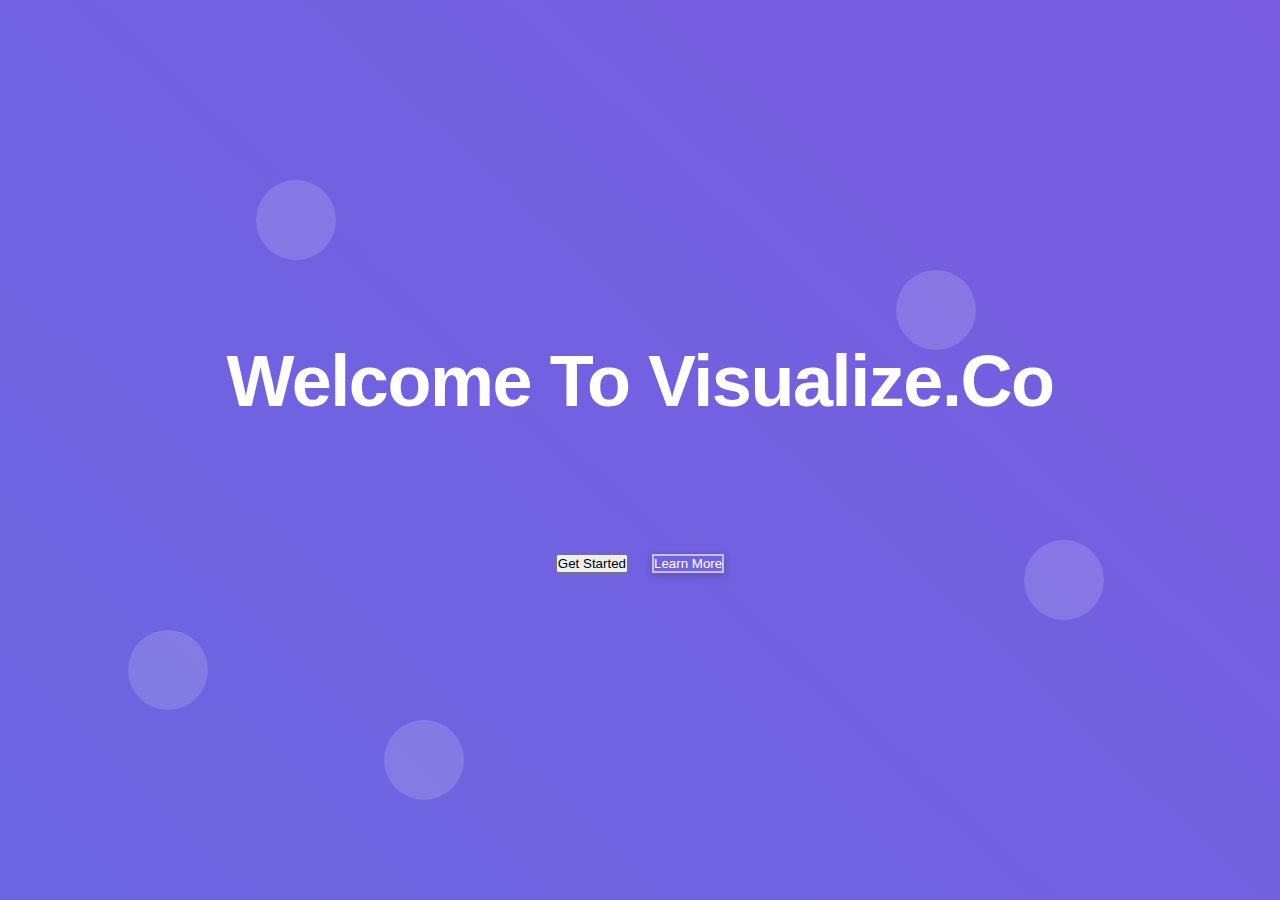
<file: index.html>
<!DOCTYPE html>
<html lang="en">
<head>
    <meta charset="UTF-8">
    <meta name="viewport" content="width=device-width, initial-scale=1.0">
    <title>Visulaise.Co</title>
    <link rel="stylesheet" href="style.css">
    <link rel="shortcut icon" href="favicon.png" type="image/x-icon">
    
</head>
<body>
    <div class="container">
        <!-- Floating particles -->
        <div class="particle"></div>
        <div class="particle"></div>
        <div class="particle"></div>
        <div class="particle"></div>
        <div class="particle"></div>

        <h1 id="mainheading">Welcome To Visualize.Co</h1>
        <p id="sitemotto">Your One Stop Solution For All Your Editing Needs.</p>
        
        <div class="button-container">
            <a href="portfolio.html">
            <button id="button" onclick="handleClick('primary')">Get Started</button>
            </a>
            <a href="about.html">
                <button class="secondary-button" onclick="handleClick('secondary')">Learn More</button>
            </a>
            
        
        </div>

        <div class="info-card">
            <p>✨ Every frame is a word. Every cut is a story</p>
        </div>
    </div>

    <script src="script.js"></script>

</body>
</html>
</file>
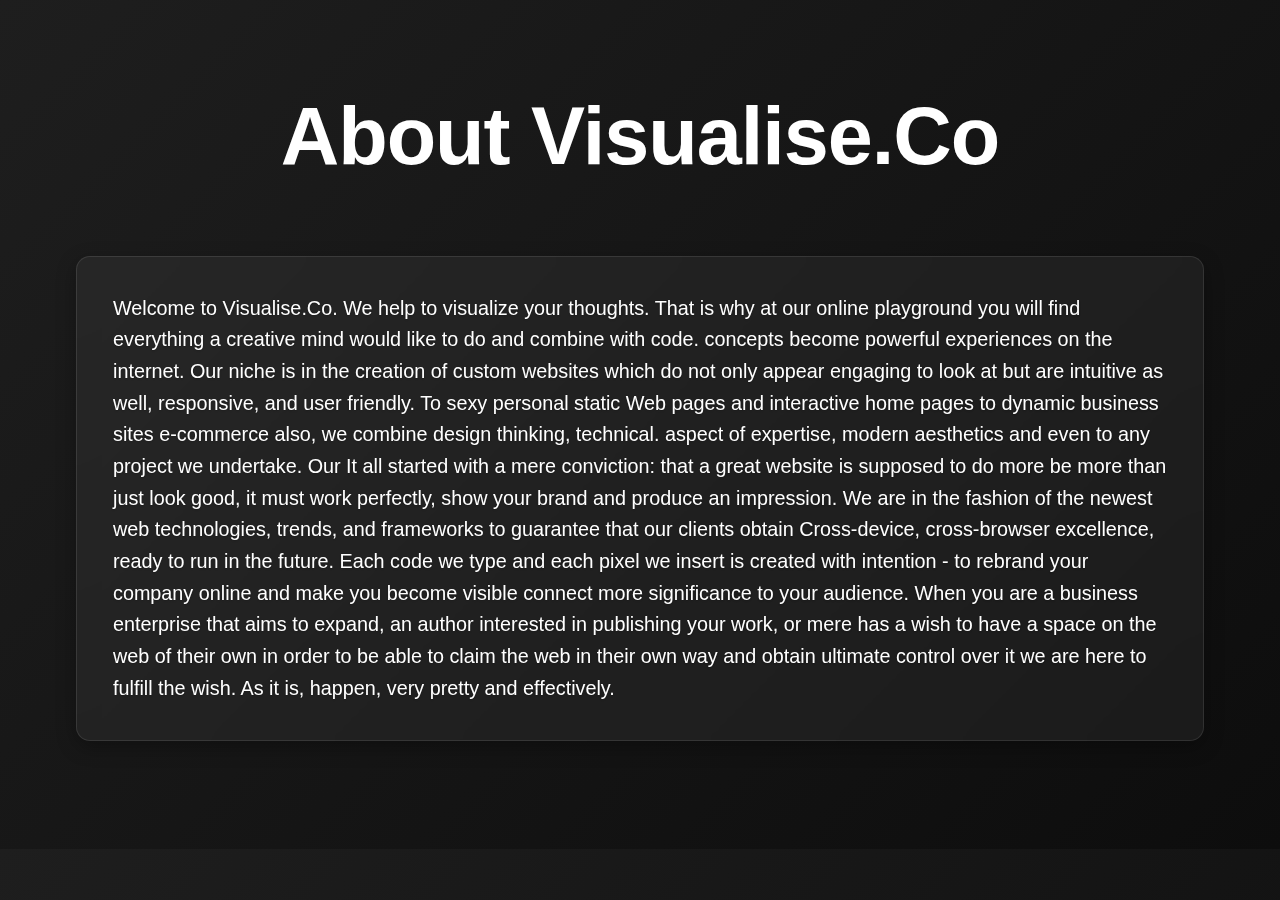
<file: about.html>
<!DOCTYPE html>
<html lang="en">
<head>
<meta charset="UTF-8" />
<meta name="viewport" content="width=device-width, initial-scale=1.0" />
<title>About Us - Visualise.Co</title>
<link rel="stylesheet" href="about.css">
</head>
<body>
<div class="container">
<h1>About Visualise.Co</h1>
<p>
 Welcome to Visualise.Co. We help to visualize your thoughts.
 That is why at our online playground you will find everything a creative mind would like to do and combine with code.
 concepts become powerful experiences on the internet. Our niche is in the creation of
 custom websites which do not only appear engaging to look at but are intuitive as well,
 responsive, and user friendly. To sexy personal
 static Web pages and interactive home pages to dynamic business sites
 e-commerce also, we combine design thinking, technical.
 aspect of expertise, modern aesthetics and even to any project we undertake. Our
 It all started with a mere conviction: that a great website is supposed to do more
 be more than just look good, it must work perfectly, show your brand and
 produce an impression. We are in the fashion of the newest web
 technologies, trends, and frameworks to guarantee that our clients obtain
 Cross-device, cross-browser excellence, ready to run in the future.
 Each code we type and each pixel we insert is created with
 intention - to rebrand your company online and make you become visible
 connect more significance to your audience. When you are a business enterprise that aims
 to expand, an author interested in publishing your work, or mere
 has a wish to have a space on the web of their own in order to be able to claim the web in their own way and obtain ultimate control over it we are here to fulfill the wish.
 As it is, happen, very pretty and effectively.
</p>
</div>
</body>
</html>
</file>
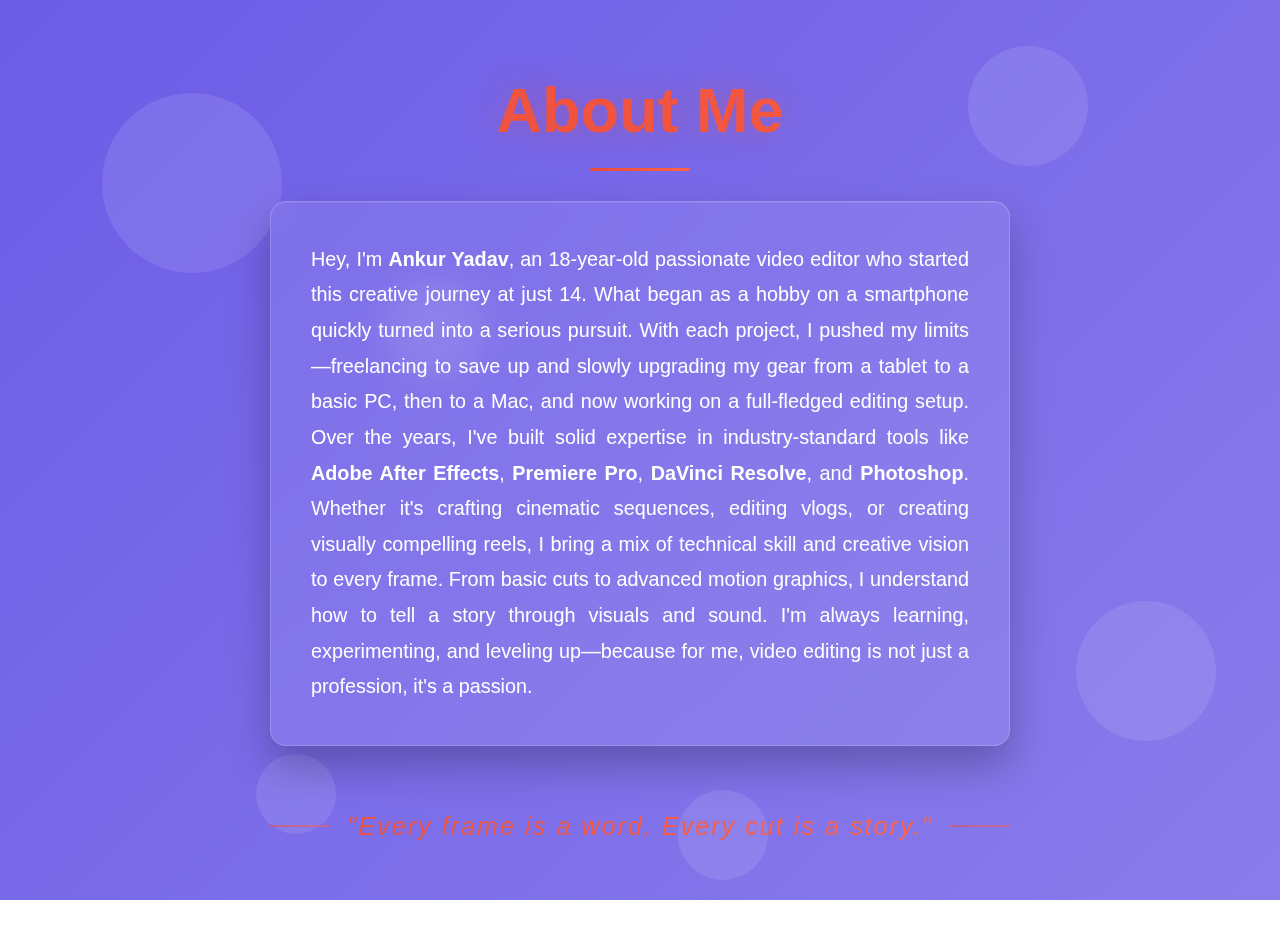
<file: aboutme.html>
<!DOCTYPE html>
<html lang="en">
<head>
    <meta charset="UTF-8">
    <meta name="viewport" content="width=device-width, initial-scale=1.0">
    <title>About Me - Ankur Yadav</title>
    <link rel="stylesheet" href="aboutme.css">
    <!-- No Font Awesome needed for this page unless specific icons are added -->
</head>
<body>
    <!-- Floating elements - Renamed to match .hero-dot in CSS -->
    <div class="hero-dot dot1"></div>
    <div class="hero-dot dot2"></div>
    <div class="hero-dot dot3"></div>
    <div class="hero-dot dot4"></div>
    <div class="hero-dot dot5"></div>
    <div class="hero-dot dot6"></div> <!-- Added a 6th dot for consistency -->

    <div class="container">
        <h1>About Me</h1>
        <p>Hey, I'm <strong>Ankur Yadav</strong>, an 18-year-old passionate video editor who started this creative journey at just 14. What began as a hobby on a smartphone quickly turned into a serious pursuit. With each project, I pushed my limits—freelancing to save up and slowly upgrading my gear from a tablet to a basic PC, then to a Mac, and now working on a full-fledged editing setup. Over the years, I've built solid expertise in industry-standard tools like <strong>Adobe After Effects</strong>, <strong>Premiere Pro</strong>, <strong>DaVinci Resolve</strong>, and <strong>Photoshop</strong>. Whether it's crafting cinematic sequences, editing vlogs, or creating visually compelling reels, I bring a mix of technical skill and creative vision to every frame. From basic cuts to advanced motion graphics, I understand how to tell a story through visuals and sound. I'm always learning, experimenting, and leveling up—because for me, video editing is not just a profession, it's a passion.</p>

        <div class="signature-quote">
            <em>"Every frame is a word. Every cut is a story."</em>
        </div>
    </div>
</body>
</html>
</file>
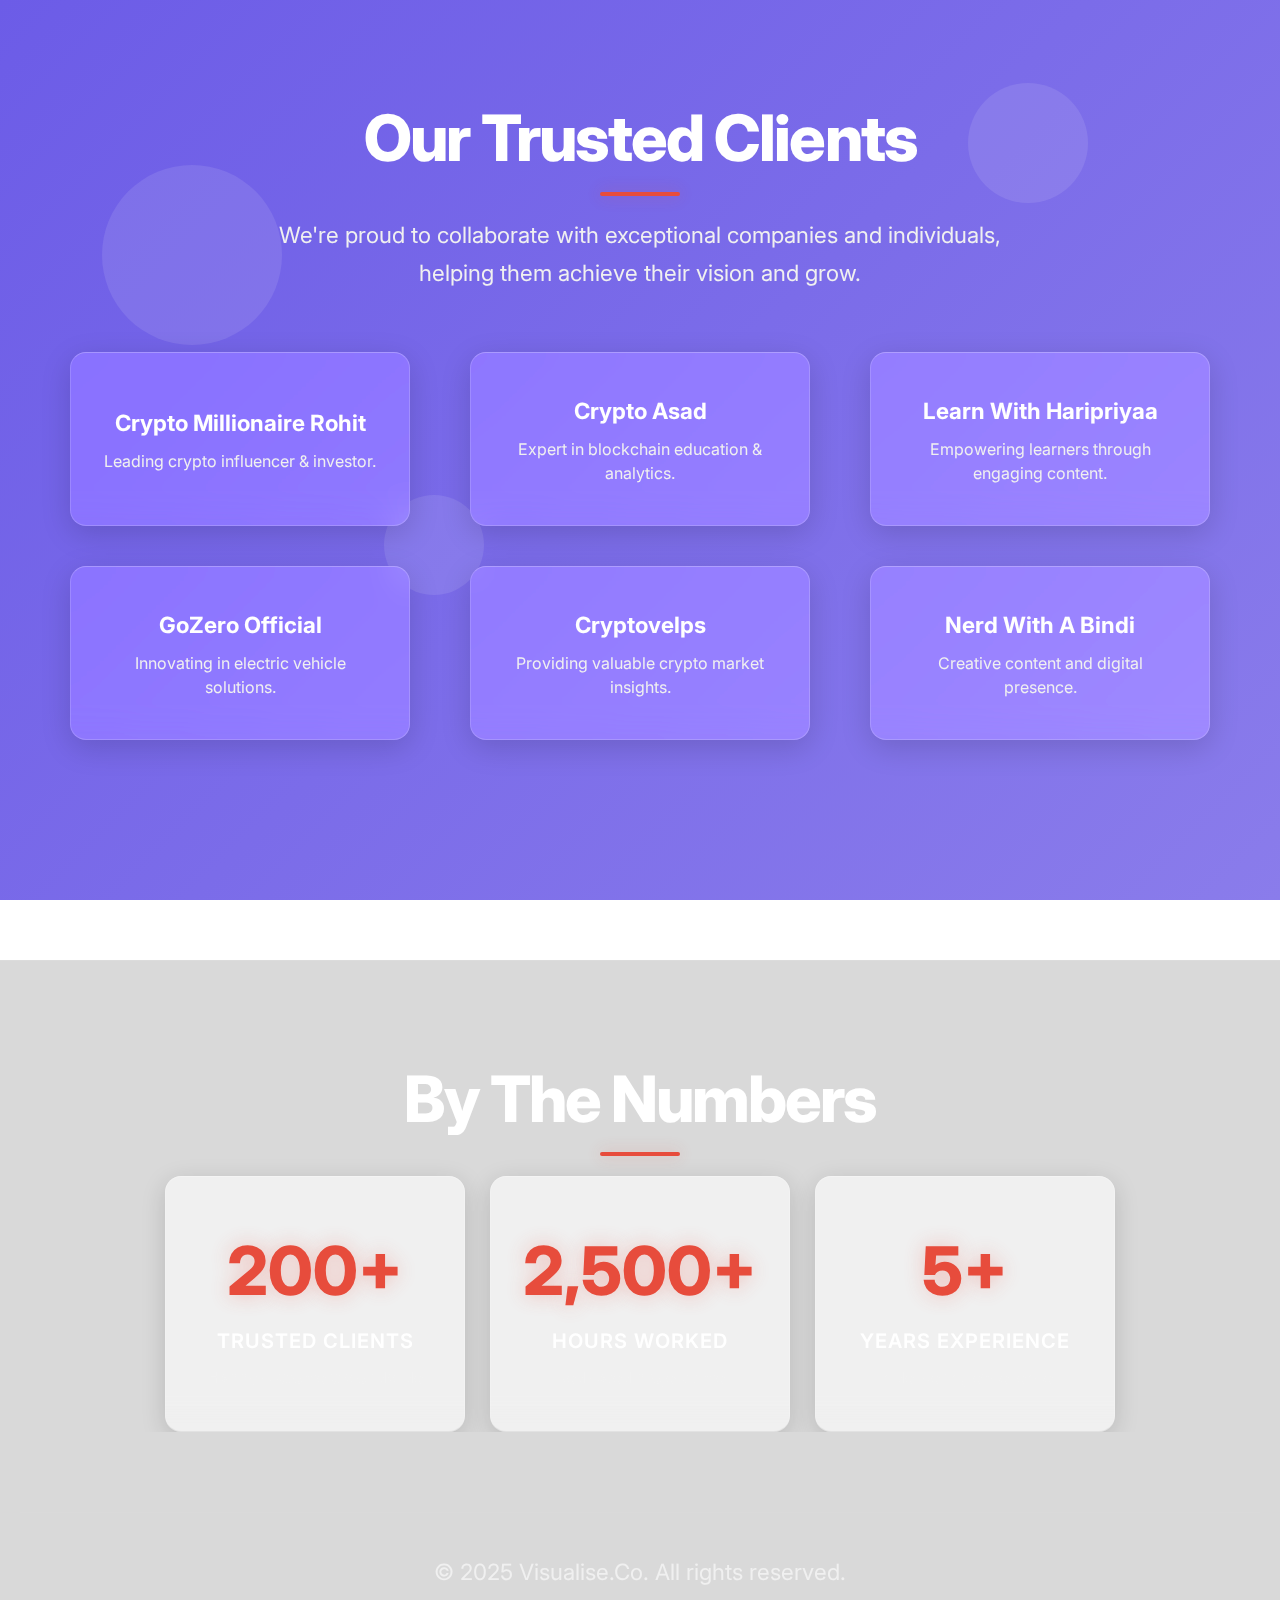
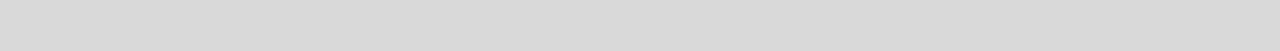
<file: clients.html>
<!DOCTYPE html>
<html lang="en">
<head>
    <meta charset="UTF-8">
    <meta name="viewport" content="width=device-width, initial-scale=1.0">
    <title>Our Clients - Visualise.Co</title>
    <link href="https://fonts.googleapis.com/css2?family=Inter:wght@300;400;500;600;700;800&display=swap" rel="stylesheet">
    <link rel="stylesheet" href="clients.css">
    <link rel="stylesheet" href="https://cdnjs.cloudflare.com/ajax/libs/font-awesome/6.0.0-beta3/css/all.min.css">
</head>
<body>

   

    <main>
        <section class="clients-section" id="clients-section">
            <div class="section-header">
                <h2>Our Trusted Clients</h2>
                <p>We're proud to collaborate with exceptional companies and individuals, helping them achieve their vision and grow.</p>
            </div>
            <div class="clients-grid">
                <a href="https://www.instagram.com/crypto_millionaire_rohit?igsh=ZmJhNjF6eHA1eGsx" class="client-item" aria-label="Visit Crypto Millionaire Rohit's Instagram">
                    <span class="client-name">Crypto Millionaire Rohit</span>
                    <span class="client-description">Leading crypto influencer & investor.</span>
                </a>
                <a href="https://www.instagram.com/crypto.asad?igsh=MXJndjAwZzMzNGhkMg==" class="client-item" aria-label="Visit Crypto Asad's Instagram">
                    <span class="client-name">Crypto Asad</span>
                    <span class="client-description">Expert in blockchain education & analytics.</span>
                </a>
                <a href="https://www.instagram.com/learnwithharipriyaa?igsh=a2lwbnJya2E1YzMy" class="client-item" aria-label="Visit Learn With Haripriyaa's Instagram">
                    <span class="client-name">Learn With Haripriyaa</span>
                    <span class="client-description">Empowering learners through engaging content.</span>
                </a>
                <a href="https://www.instagram.com/gozero_official?igsh=MWlwcjIwM3docnVkMw==" class="client-item" aria-label="Visit GoZero Official's Instagram">
                    <span class="client-name">GoZero Official</span>
                    <span class="client-description">Innovating in electric vehicle solutions.</span>
                </a>
                <a href="https://www.instagram.com/cryptovelps?igsh=MWdmbnByOThxeWZ0Mw==" class="client-item" aria-label="Visit Cryptovelps' Instagram">
                    <span class="client-name">Cryptovelps</span>
                    <span class="client-description">Providing valuable crypto market insights.</span>
                </a>
                <a href="https://www.instagram.com/nerdwithabindi?igsh=MXZzcWQ5Y3ptcTg5NA==" class="client-item" aria-label="Visit Nerd With A Bindi's Instagram">
                    <span class="client-name">Nerd With A Bindi</span>
                    <span class="client-description">Creative content and digital presence.</span>
                </a>
            </div>
        </section>

       

    </main>

    <footer class="site-footer">
        <div class="footer-container">
            <section class="stats-section">
                <h3 class="stats-title">By The Numbers</h3>
                <div class="stats-grid">
                    <div class="stat-card">
                        <div class="stat-number">200+</div>
                        <div class="stat-label">Trusted Clients</div>
                        <div class="stat-description">Happy customers worldwide</div>
                    </div>
                    <div class="stat-card">
                        <div class="stat-number">2,500+</div>
                        <div class="stat-label">Hours Worked</div>
                        <div class="stat-description">Dedicated project time</div>
                    </div>
                    <div class="stat-card">
                        <div class="stat-number">5+</div>
                        <div class="stat-label">Years Experience</div>
                        <div class="stat-description">In delivering excellence</div>
                    </div>
                </div>
            </section>
            </div>

        <div class="footer-bottom">
            <p>&copy; 2025 Visualise.Co. All rights reserved.</p>
        </div>
    </footer>

    <div class="hero-dot dot1"></div>
    <div class="hero-dot dot2"></div>
    <div class="hero-dot dot3"></div>
    <div class="hero-dot dot4"></div>
    <div class="hero-dot dot5"></div>
    </body>
</html>
</file>
<file: style.css>
/* --- Root Variables (Consistent with portfolio.css's Light Theme) --- */
:root {
    /* Background Gradient Colors from Screenshot */
    --bg-gradient-start: #5e72e4; /* Medium blue/purple */
    --bg-gradient-end: #8a4cdb;   /* Strong purple */

    /* Text Colors */
    --text-color-light: #ffffff; /* For headings and text on dark/gradient backgrounds */
    --text-color-dark: #333333;  /* For text on light backgrounds (though less used on index) */

    /* Accent Colors */
    --primary-accent: #ff5f6d;   /* Bright red for highlights/CTA */
    --secondary-accent: #e04455; /* Slightly darker red for hover */
    --link-color: #667eea; /* A blue for general links (if any on this page) */

    /* Backgrounds for Elements */
    --card-bg: #ffffff;         /* White for info card */

    /* Shadows */
    --shadow-light: 0 4px 15px rgba(0, 0, 0, 0.08);
    --shadow-hover: 0 8px 25px rgba(0, 0, 0, 0.15);
}

/* --- Global Resets --- */
* {
    box-sizing: border-box;
    margin: 0;
    padding: 0;
}

body {
    font-family: 'Poppins', sans-serif; /* Default body font */
    line-height: 1.6;
    color: var(--text-color-light); /* Default text color is light */
    min-height: 100vh;
    overflow: hidden; /* Prevent scrollbars from particles */
}

.container {
    height: 100vh;
    width: 100vw;
    display: flex;
    flex-direction: column;
    align-items: center;
    justify-content: center;
    background: linear-gradient(43deg, var(--bg-gradient-start) 0%, var(--bg-gradient-end) 100%); /* Blue-to-purple gradient */
    background-size: 400% 400%; /* For the animation */
    animation: gradientShift 8s ease infinite;
    position: relative;
    overflow: hidden; /* Ensure content stays within bounds */
    padding: 20px; /* Add some padding for smaller screens */
    text-align: center; /* Center overall content */
}

@keyframes gradientShift {
    0% { background-position: 0% 50%; }
    50% { background-position: 100% 50%; }
    100% { background-position: 0% 50%; }
}

/* --- Floating particles (Consistent with portfolio.css hero particles) --- */
/* The HTML uses .particle directly, but for clarity on the index page,
   it's conceptually the 'background-particles' area. */
.particle {
    position: absolute;
    width: 80px; /* Larger, more diffuse */
    height: 80px;
    background: rgba(255, 255, 255, 0.15); /* Very subtle white opacity */
    border-radius: 50%;
    animation: floatParticle 15s ease-in-out infinite; /* Slower, gentler animation */
    box-shadow: none; /* No strong shadow */
}

@keyframes floatParticle { /* Renamed from 'float' for consistency */
    0%, 100% { transform: translateY(0) rotate(0deg); opacity: 0.8; }
    50% { transform: translateY(-20px) rotate(10deg); opacity: 1; }
}

/* Particle positioning (Adjust if your index.html has more particles than the original 5) */
.particle:nth-child(1) { top: 20%; left: 20%; animation-delay: 0s; }
.particle:nth-child(2) { top: 60%; left: 80%; animation-delay: 2s; }
.particle:nth-child(3) { top: 80%; left: 30%; animation-delay: 4s; }
.particle:nth-child(4) { top: 30%; left: 70%; animation-delay: 1s; }
.particle:nth-child(5) { top: 70%; left: 10%; animation-delay: 3s; }
.particle:nth-child(6) { top: 45%; left: 5%; animation-delay: 6s; }
.particle:nth-child(7) { top: 15%; left: 90%; animation-delay: 8s; }
.particle:nth-child(8) { top: 95%; left: 60%; animation-delay: 0.5s; }


/* --- Main Heading & Motto --- */
#mainheading {
    color: var(--text-color-light); /* White text */
    font-family: "Montserrat", sans-serif; /* Consistent heading font */
    font-size: clamp(2.5rem, 8vw, 4.5rem);
    font-weight: 700;
    padding-bottom: 1rem;
    text-shadow: none; /* No text-shadow as per screenshot */
    animation: opening 1.5s cubic-bezier(0.25, 0.46, 0.45, 0.94) forwards;
    text-align: center;
    letter-spacing: -0.02em;
    position: relative;
    z-index: 10;
}

#mainheading .highlight-text {
    color: var(--primary-accent); /* Red highlight */
}

#mainheading::after {
    content: '';
    position: absolute;
    bottom: -10px;
    left: 50%;
    transform: translateX(-50%);
    width: 0;
    height: 3px;
    background: linear-gradient(90deg, transparent, rgba(255, 255, 255, 0.8), transparent); /* White gradient underline */
    animation: underlineExpand 2s ease 1s forwards;
}

@keyframes underlineExpand {
    to { width: 100%; }
}

@keyframes opening {
    0% {
        opacity: 0;
        transform: translateY(-100px) scale(0.8);
    }
    100% {
        opacity: 1;
        transform: translateY(0) scale(1);
    }
}

#sitemotto {
    font-family: "Poppins", sans-serif; /* Consistent body font */
    font-size: clamp(1rem, 3vw, 1.2rem);
    color: rgba(255, 255, 255, 0.9); /* Slightly transparent white */
    text-shadow: none; /* No text-shadow as per screenshot */
    animation: ending 1.5s cubic-bezier(0.25, 0.46, 0.45, 0.94) 0.5s forwards;
    opacity: 0;
    text-align: center;
    max-width: 600px;
    line-height: 1.6;
    z-index: 10;
}

@keyframes ending {
    0% {
        opacity: 0;
        transform: translateX(-50px);
    }
    100% {
        opacity: 1;
        transform: translateX(0);
    }
}

/* --- Button Container --- */
.button-container {
    margin-top: 4rem;
    display: flex;
    gap: 1.5rem;
    flex-wrap: wrap;
    justify-content: center;
    z-index: 10;
}

/* --- Buttons (Consistent with portfolio.css action-btn) --- */
.action-btn { /* This is the new base class for your buttons */
    padding: 14px 32px;
    border: none;
    border-radius: 50px;
    cursor: pointer;
    font-size: 1rem;
    font-family: 'Poppins', sans-serif;
    font-weight: 600;
    transition: all 0.4s cubic-bezier(0.25, 0.46, 0.45, 0.94);
    position: relative;
    overflow: hidden;
    animation: buttonAppear 1s ease 1.5s forwards;
    opacity: 0;
    transform: translateY(20px);
    display: inline-flex;
    align-items: center;
    justify-content: center;
    gap: 8px;
    text-decoration: none;
}

.primary-btn {
    background-color: var(--primary-accent); /* Solid red button */
    color: var(--text-color-light);
    box-shadow: 0 5px 15px rgba(0, 0, 0, 0.2);
    animation-delay: 1.5s;
}

.primary-btn:hover {
    background-color: var(--secondary-accent); /* Darker red on hover */
    transform: translateY(-3px);
    box-shadow: 0 8px 20px rgba(0, 0, 0, 0.3);
}

.secondary-button { /* Reusing secondary-button class name for the learn more button */
    background-color: transparent; /* Transparent background */
    color: var(--text-color-light); /* White text */
    border: 2px solid rgba(255, 255, 255, 0.6); /* White outline */
    box-shadow: 0 2px 8px rgba(0, 0, 0, 0.2);
    animation-delay: 1.7s;
}

.secondary-button:hover {
    background-color: rgba(255, 255, 255, 0.1); /* Slight white fill on hover */
    border-color: rgba(255, 255, 255, 0.9); /* Brighter border on hover */
    transform: translateY(-3px);
    box-shadow: 0 5px 12px rgba(0, 0, 0, 0.3);
}

@keyframes buttonAppear {
    to {
        opacity: 1;
        transform: translateY(0);
    }
}

/* --- Info Card (Light theme style, no glassmorphism blur) --- */
.info-card {
    position: absolute;
    bottom: 2rem;
    left: 50%;
    transform: translateX(-50%); /* Keeps it centered horizontally */
    background: var(--card-bg); /* White background */
    backdrop-filter: none;
    border-radius: 12px;
    padding: 1.5rem 2rem;
    border: 1px solid rgba(0, 0, 0, 0.05);
    animation: cardSlideUp 1s ease 2s forwards;
    opacity: 0;
    /* Removed translateY(50px) from initial transform here to avoid conflict in media query */
    text-align: center;
    color: var(--text-color-dark); /* Dark text on white card */
    font-family: 'Poppins', sans-serif;
    font-size: 0.95rem;
    box-shadow: var(--shadow-light);
    z-index: 10;
}

@keyframes cardSlideUp {
    0% { /* Start from the bottom for the animation */
        opacity: 0;
        transform: translateX(-50%) translateY(50px);
    }
    100% { /* End at the centered position */
        opacity: 1;
        transform: translateX(-50%) translateY(0);
    }
}

/* --- Responsive design --- */
@media (max-width: 768px) {
    #mainheading {
        font-size: clamp(2rem, 7vw, 3.5rem);
    }
    #sitemotto {
        font-size: clamp(0.9rem, 2.5vw, 1.1rem);
        max-width: 90%;
    }
    .button-container {
        flex-direction: column;
        align-items: center;
        margin-top: 2.5rem;
        gap: 1rem;
    }
    .action-btn {
        width: 240px;
        padding: 12px 25px;
        font-size: 0.95rem;
    }
    .info-card {
        /* Removed margin: 0 1rem; as it was causing issues with centering */
        padding: 1.2rem 1.8rem;
        bottom: 1.5rem;
        width: 90%;
        font-size: 0.85rem;
        /* Ensure centering properties are maintained explicitly for mobile */
        left: 50%;
        transform: translateX(-50%); /* Keep it horizontally centered */
        /* The animation will still bring it up from the bottom */
    }
    /* No need to re-define @keyframes cardSlideUp here unless its behavior truly changes for mobile */

    .particle {
        width: 40px;
        height: 40px;
    }
    @keyframes floatParticle {
        0%, 100% { transform: translateY(0px) rotate(0deg) scale(0.8); opacity: 0.4; }
        50% { transform: translateY(-15px) rotate(180deg) scale(0.9); opacity: 0.7; }
    }
}

@media (max-width: 480px) {
    #mainheading {
        font-size: clamp(1.8rem, 6vw, 3rem);
    }
    #sitemotto {
        font-size: clamp(0.85rem, 2.2vw, 1rem);
    }
    .action-btn {
        width: 90%;
    }
    .info-card {
        padding: 1rem 1.2rem;
        bottom: 1rem;
        font-size: 0.8rem;
    }
}
</file>
<file: about.css>
* {
  margin: 0;
  padding: 0;
  box-sizing: border-box;
}

html {
  font-size: clamp(14px, 1.8vw, 18px);
  scroll-behavior: smooth;
}

body {
  font-family: 'Inter', -apple-system, BlinkMacSystemFont, 'Segoe UI', Roboto, sans-serif;
  line-height: 1.6;
  color: #ffffff;
  background: linear-gradient(135deg, #1e1e1e, #0d0d0d); /* Basic dark gradient */
  overflow-x: hidden;
}

/* Layout container */
.container {
  max-width: 1200px;
  margin: 0 auto;
  padding: 4rem 2rem;
  position: relative;
}

/* Heading styles */
h1 {
  font-size: clamp(2.5rem, 8vw, 4.5rem);
  font-weight: 700;
  color: #ffffff;
  text-align: center;
  margin-bottom: 3rem;
  letter-spacing: -1px;
}

/* Paragraph (card) styles */
.container p {
  font-size: 1.1rem;
  margin-bottom: 2rem;
  background: rgba(255, 255, 255, 0.05);
  backdrop-filter: blur(10px);
  -webkit-backdrop-filter: blur(10px);
  border: 1px solid rgba(255, 255, 255, 0.1);
  border-radius: 14px;
  padding: 2rem;
  transition: transform 0.3s ease, box-shadow 0.3s ease;
  box-shadow: 0 6px 20px rgba(0, 0, 0, 0.3);
  text-shadow: 0 1px 2px rgba(0, 0, 0, 0.2);
}

.container p:hover {
  transform: translateY(-6px);
  box-shadow: 0 12px 30px rgba(255, 107, 107, 0.15);
  background: rgba(255, 255, 255, 0.08);
}

/* Responsive design */
@media (max-width: 1200px) {
  .container {
    padding: 3rem 1.5rem;
  }
  .container p {
    font-size: 1.05rem;
    padding: 1.8rem;
  }
}

@media (max-width: 768px) {
  .container {
    padding: 2rem 1rem;
  }
  .container p {
    font-size: 1rem;
    padding: 1.5rem;
    margin-bottom: 1.5rem;
  }
  h1 {
    font-size: clamp(2rem, 8vw, 3rem);
    margin-bottom: 2rem;
  }
}

@media (max-width: 480px) {
  .container {
    padding: 1.5rem 0.75rem;
  }
  .container p {
    font-size: 0.95rem;
    padding: 1.25rem;
    margin-bottom: 1.25rem;
    border-radius: 12px;
  }
  h1 {
    font-size: clamp(1.8rem, 10vw, 2.2rem);
    margin-bottom: 1.5rem;
  }
}

@media (max-width: 320px) {
  .container {
    padding: 1rem 0.5rem;
  }
  .container p {
    font-size: 0.9rem;
    padding: 1rem;
    margin-bottom: 1rem;
  }
  h1 {
    font-size: 1.5rem;
    margin-bottom: 1rem;
  }
}

/* Optional: Flex utility if needed */
.flex-wrapper {
  display: flex;
  flex-wrap: wrap;
  justify-content: center;
  gap: 2rem;
}
.flex-item {
  flex: 1 1 300px;
  max-width: 500px;
}

/* Responsive media (images, videos) */
.responsive-media {
  max-width: 100%;
  height: auto;
  border-radius: 12px;
  display: block;
  margin: 1rem auto;
}

/* Scrollbar styling */
body::-webkit-scrollbar {
  width: 8px;
}
body::-webkit-scrollbar-track {
  background: #1a1a1a;
}
body::-webkit-scrollbar-thumb {
  background: #333;
  border-radius: 10px;
}
</file>
<file: aboutme.css>
:root {
    /* Modern & Vibrant Color Palette */
    --color-primary-purple-dark: #6C5CE7; /* Deeper purple for background gradient start */
    --color-primary-purple-light: #8A7CEB; /* Lighter purple for background gradient end */
    --color-accent-coral: #E74C3C; /* Vibrant Coral/Orange accent */
    --color-accent-light: #FF6347; /* Lighter shade of coral for glows/hovers */

    --color-text-light: #ffffff; /* Main white text */
    --color-text-dimmed: #f0f0f0; /* Light gray for secondary text */
    --color-text-dark: #333333; /* For elements on a light background */

    /* Typography */
    --font-family-main: 'Inter', -apple-system, BlinkMacSystemFont, sans-serif;

    /* General Styling Variables */
    --border-radius-card: 16px; /* Standard card border-radius */
    --border-radius-button: 50px; /* Pill-shaped buttons (not used in this HTML, but kept for consistency) */
    --transition-speed: 0.4s;

    /* Shadows and Glassmorphism */
    --shadow-soft: rgba(0, 0, 0, 0.15);
    --shadow-medium: rgba(0, 0, 0, 0.25);
    --shadow-strong: rgba(0, 0, 0, 0.4);
    --shadow-accent-light: rgba(231, 76, 60, 0.3); /* Soft accent shadow, based on new coral */
    --shadow-accent-dark: rgba(231, 76, 60, 0.5); /* Strong accent shadow, based on new coral */

    --glass-bg: rgba(255, 255, 255, 0.08); /* Translucent background for glass elements */
    --glass-border: rgba(255, 255, 255, 0.18); /* Border for glass elements */
    --glass-hover-bg: rgba(255, 255, 255, 0.15); /* Slightly more opaque on hover */
    --glass-blur-level: 15px; /* Standard blur for glassmorphism */ /* Increased blur for more glass effect */
}

/* Base Styles */
* {
    margin: 0;
    padding: 0;
    box-sizing: border-box;
}

html {
  font-size: clamp(14px, 1.8vw, 18px);
  scroll-behavior: smooth;
}

body {
    font-family: var(--font-family-main); /* Use Inter font */
    line-height: 1.6;
    color: var(--color-text-light); /* White text */
    background: linear-gradient(135deg, var(--color-primary-purple-dark), var(--color-primary-purple-light)); /* Purple gradient background */
    min-height: 100vh;
    overflow-x: hidden;
    position: relative;
    background-attachment: fixed; /* Keep background fixed */
}

/* Floating Soft Translucent Dots (Global Background Effect) */
.hero-dot { /* Renamed from .floating-element */
    position: absolute;
    border-radius: 50%;
    background-color: rgba(255, 255, 255, 0.1); /* Translucent white */
    z-index: -1;
    pointer-events: none;
    animation: floatDots 20s infinite ease-in-out alternate;
}

/* Specific dot sizes and positions (adapted from clients.css) */
.hero-dot.dot1 { width: 180px; height: 180px; top: 10%; left: 8%; animation-delay: 0s; }
.hero-dot.dot2 { width: 120px; height: 120px; top: 5%; right: 15%; animation-delay: 3s; }
.hero-dot.dot3 { width: 80px; height: 80px; bottom: 10%; left: 20%; animation-delay: 6s; }
.hero-dot.dot4 { width: 140px; height: 140px; bottom: 20%; right: 5%; animation-delay: 9s; }
.hero-dot.dot5 { width: 100px; height: 100px; top: 30%; left: 30%; animation-delay: 12s; }
.hero-dot.dot6 { width: 90px; height: 90px; bottom: 5%; right: 40%; animation-delay: 15s; }

@keyframes floatDots { /* Adapted from clients.css */
    0% { transform: translate(0, 0) scale(1); opacity: 0.1; }
    50% { transform: translate(20px, -20px) scale(1.05); opacity: 0.15; }
    100% { transform: translate(0, 0) scale(1); opacity: 0.1; }
}


.container {
    max-width: 800px;
    margin: 0 auto;
    padding: 60px 30px;
    position: relative;
    z-index: 1;
}

/* Removed .container::before as .hero-dot elements now handle global floating effect */

h1 {
    font-size: 3.5rem;
    font-weight: 800;
    text-align: center;
    margin-bottom: 40px;
    /* Gradient using new accent colors */
    background: linear-gradient(45deg, var(--color-accent-coral), var(--color-accent-light), var(--color-primary-purple-light));
    background-size: 300% 300%;
    -webkit-background-clip: text;
    -webkit-text-fill-color: transparent;
    background-clip: text;
    animation: gradientShift 3s ease-in-out infinite;
    text-shadow: 0 0 30px var(--shadow-accent-light); /* Using accent shadow variable */
    position: relative;
}

h1::after {
    content: '';
    position: absolute;
    bottom: -10px;
    left: 50%;
    transform: translateX(-50%);
    width: 100px;
    height: 3px;
    /* Underline gradient using new accent colors */
    background: linear-gradient(45deg, var(--color-accent-coral), var(--color-accent-light));
    border-radius: 2px;
    animation: pulse 2s infinite;
}

@keyframes gradientShift {
    0%, 100% { background-position: 0% 50%; }
    50% { background-position: 100% 50%; }
}

@keyframes pulse {
    0%, 100% { opacity: 0.7; transform: translateX(-50%) scaleX(1); }
    50% { opacity: 1; transform: translateX(-50%) scaleX(1.2); }
}

p {
    font-size: 1.1rem;
    line-height: 1.8;
    text-align: justify;
    background: var(--glass-bg); /* Glassmorphism background */
    padding: 40px;
    border-radius: var(--border-radius-card); /* Use card border radius */
    backdrop-filter: blur(var(--glass-blur-level)); /* Use blur variable */
    -webkit-backdrop-filter: blur(var(--glass-blur-level));
    border: 1px solid var(--glass-border); /* Glassmorphism border */
    box-shadow:
        0 20px 40px var(--shadow-medium), /* Use shadow variable */
        inset 0 1px 0 rgba(255, 255, 255, 0.1);
    position: relative;
    overflow: hidden;
    animation: slideInUp 1s ease-out;
    color: var(--color-text-light); /* Ensure text is light on glassmorphism */
}

p::before {
    content: '';
    position: absolute;
    top: 0;
    left: -100%;
    width: 100%;
    height: 100%;
    background: linear-gradient(90deg, transparent, rgba(255, 255, 255, 0.05), transparent);
    animation: shimmer 3s infinite;
}

@keyframes slideInUp {
    from {
        opacity: 0;
        transform: translateY(30px);
    }
    to {
        opacity: 1;
        transform: translateY(0);
    }
}

@keyframes shimmer {
    0% { left: -100%; }
    100% { left: 100%; }
}

/* Floating elements - Removed as .hero-dot handles this */

/* Add a selector for these styles, for example .about-section or body */
/* Assuming .about-section wraps the content for these specific styles */
.about-section { /* This class would need to be added to the container div in HTML if it's not already */
    font-size: 2.5rem; /* This seems like a heading size, not a section size. Re-evaluate if this is correct. */
}

.about-section p { /* Specific paragraph style for about-section */
    padding: 30px 20px;
    font-size: 1rem;
}

/* Signature quote styling */
.signature-quote {
    margin-top: 40px;
    text-align: center;
    position: relative;
}

.signature-quote em {
    font-size: 1.4rem; /* Adjusted from 1.2rem for better impact */
    font-weight: 300;
    letter-spacing: 2px;
    /* Gradient using new accent colors */
    background: linear-gradient(45deg, var(--color-accent-coral), var(--color-accent-light), var(--color-primary-purple-light));
    background-size: 200% 200%;
    -webkit-background-clip: text;
    -webkit-text-fill-color: transparent;
    background-clip: text;
    animation: gradientFlow 4s ease-in-out infinite;
    display: inline-block;
    position: relative;
    padding: 20px 0; /* Added padding for better visual */
}

.signature-quote::before,
.signature-quote::after {
    content: '';
    position: absolute;
    top: 50%;
    width: 60px;
    height: 1px;
    /* Line color using new accent colors */
    background: linear-gradient(45deg, var(--color-accent-coral), var(--color-accent-light));
    transform: translateY(-50%);
}

.signature-quote::before {
    left: 0;
    animation: expandLine 2s ease-out;
}

.signature-quote::after {
    right: 0;
    animation: expandLine 2s ease-out 0.5s both;
}

@keyframes gradientFlow {
    0%, 100% { background-position: 0% 50%; }
    50% { background-position: 100% 50%; }
}

@keyframes expandLine {
    from { width: 0; opacity: 0; }
    to { width: 60px; opacity: 1; }
}

/* Hover effects */
/* .container:hover h1 { animation-duration: 1s; } - This might conflict with h1's own animation */

p:hover {
    transform: translateY(-5px);
    box-shadow:
        0 30px 60px var(--shadow-strong), /* Stronger shadow on hover */
        inset 0 1px 0 rgba(255, 255, 255, 0.2);
    transition: all 0.3s ease;
    background: var(--glass-hover-bg); /* Use glassmorphism hover background */
}

.signature-quote:hover em {
    animation-duration: 1.5s;
    text-shadow: 0 0 20px var(--shadow-accent-light); /* Use accent shadow variable */
    transform: scale(1.05);
    transition: all 0.3s ease;
}

/* Selection styling */
::selection {
    background: rgba(var(--color-accent-coral), 0.3); /* Use accent color with transparency */
    color: white;
}

::-moz-selection {
    background: rgba(var(--color-accent-coral), 0.3);
    color: white;
}

/* Responsive media (images, videos) - Kept as is */
.responsive-media {
  max-width: 100%;
  height: auto;
  border-radius: 12px;
  display: block;
  margin: 1rem auto;
}

/* Scrollbar styling */
body::-webkit-scrollbar {
  width: 8px;
}
body::-webkit-scrollbar-track {
  background: var(--color-primary-purple-dark); /* Use dark purple for track */
}
body::-webkit-scrollbar-thumb {
  background: var(--color-accent-coral); /* Use accent color for thumb */
  border-radius: 10px;
}

/* Flex utility if needed - Kept as is */
.flex-wrapper {
  display: flex;
  flex-wrap: wrap;
  justify-content: center;
  gap: 2rem;
}
.flex-item {
  flex: 1 1 300px;
  max-width: 500px;
}


/* Responsive design (adapted to use clamp where possible, and consistent variables) */
@media (max-width: 1200px) {
  .container {
    padding: 3rem 1.5rem;
  }
  .container p {
    font-size: 1.05rem;
    padding: 1.8rem;
  }
}

@media (max-width: 768px) {
  .container {
    padding: 2rem 1rem;
  }
  .container p {
    font-size: 1rem;
    padding: 1.5rem;
    margin-bottom: 1.5rem;
  }
  h1 {
    font-size: clamp(2rem, 8vw, 3rem);
    margin-bottom: 2rem;
  }
  .signature-quote em {
    font-size: 1.2rem; /* Adjusted for mobile */
    letter-spacing: 1.5px;
  }
  .signature-quote::before,
  .signature-quote::after {
      width: 50px; /* Adjusted for mobile */
  }
}

@media (max-width: 480px) {
  .container {
    padding: 1.5rem 0.75rem;
  }
  .container p {
    font-size: 0.95rem;
    padding: 1.25rem;
    margin-bottom: 1.25rem;
    border-radius: 12px;
  }
  h1 {
    font-size: clamp(1.8rem, 10vw, 2.2rem);
    margin-bottom: 1.5rem;
  }
  .signature-quote em {
    font-size: 1.1rem; /* Further adjusted for mobile */
    letter-spacing: 1px;
  }
  .signature-quote::before,
  .signature-quote::after {
      width: 40px; /* Further adjusted for mobile */
  }
}

@media (max-width: 320px) {
  .container {
    padding: 1rem 0.5rem;
  }
  .container p {
    font-size: 0.9rem;
    padding: 1rem;
    margin-bottom: 1rem;
  }
  h1 {
    font-size: 1.5rem;
    margin-bottom: 1rem;
  }
  .signature-quote em {
    font-size: 1rem;
    letter-spacing: 0.8px;
  }
  .signature-quote::before,
  .signature-quote::after {
      width: 30px;
  }
}
</file>
<file: clients.css>
:root {
    /* Modern & Vibrant Color Palette (Updated to match new screenshot) */
    --color-primary-purple-dark: #6C5CE7; /* Deeper purple for background gradient start (from screenshot) */
    --color-primary-purple-light: #8A7CEB; /* Lighter purple for background gradient end (from screenshot) */
    --color-accent-coral: #E74C3C; /* More reddish-orange accent (from screenshot) */
    --color-accent-light: #FF6347; /* Lighter shade of reddish-orange for glows/hovers */

    --color-text-light: #ffffff; /* Main white text */
    --color-text-dimmed: #f0f0f0; /* Light gray for secondary text */
    --color-text-dark: #333333; /* For elements on a light background */

    /* Typography */
    --font-family-main: 'Inter', -apple-system, BlinkMacSystemFont, sans-serif;

    /* General Styling Variables */
    --border-radius-card: 16px; /* Standard card border-radius */
    --border-radius-button: 50px; /* Pill-shaped buttons */
    --transition-speed: 0.4s;

    /* Shadows and Glassmorphism */
    --shadow-soft: rgba(0, 0, 0, 0.15);
    --shadow-medium: rgba(0, 0, 0, 0.25);
    --shadow-strong: rgba(0, 0, 0, 0.4);
    --shadow-accent-light: rgba(231, 76, 60, 0.3); /* Soft accent shadow, based on new coral */
    --shadow-accent-dark: rgba(231, 76, 60, 0.5); /* Strong accent shadow, based on new coral */

    --glass-bg: rgba(255, 255, 255, 0.08); /* Translucent background for glass elements */
    --glass-border: rgba(255, 255, 255, 0.18); /* Border for glass elements */
    --glass-hover-bg: rgba(255, 255, 255, 0.15); /* Slightly more opaque on hover */
    --glass-blur-level: 15px; /* Standard blur for glassmorphism */
}

/* Base Styles */
* {
    box-sizing: border-box;
    margin: 0;
    padding: 0;
}

body {
    font-family: var(--font-family-main);
    background: linear-gradient(135deg, var(--color-primary-purple-dark) 0%, var(--color-primary-purple-light) 100%);
    background-attachment: fixed;
    color: var(--color-text-light);
    line-height: 1.6;
    -webkit-font-smoothing: antialiased;
    -moz-osx-font-smoothing: grayscale;
    min-height: 100vh;
    position: relative;
    overflow-x: hidden; /* Hide horizontal scrollbar */
    display: flex;
    flex-direction: column;
}

/* Floating Soft Translucent Dots (Global Background Effect) */
/* These dots need corresponding empty div elements in your HTML body (e.g., <div class="hero-dot dot1"></div>) */
.hero-dot {
    position: absolute;
    border-radius: 50%;
    background-color: rgba(255, 255, 255, 0.1); /* Translucent white */
    z-index: -1;
    pointer-events: none;
    animation: floatDots 20s infinite ease-in-out alternate;
}

/* Specific dot sizes and positions */
.hero-dot.dot1 { width: 180px; height: 180px; top: 10%; left: 8%; animation-delay: 0s; }
.hero-dot.dot2 { width: 120px; height: 120px; top: 5%; right: 15%; animation-delay: 3s; }
.hero-dot.dot3 { width: 80px; height: 80px; bottom: 10%; left: 20%; animation-delay: 6s; }
.hero-dot.dot4 { width: 140px; height: 140px; bottom: 20%; right: 5%; animation-delay: 9s; }
.hero-dot.dot5 { width: 100px; height: 100px; top: 30%; left: 30%; animation-delay: 12s; }
.hero-dot.dot6 { width: 90px; height: 90px; bottom: 5%; right: 40%; animation-delay: 15s; }


@keyframes floatDots {
    0% { transform: translate(0, 0) scale(1); opacity: 0.1; }
    50% { transform: translate(20px, -20px) scale(1.05); opacity: 0.15; }
    100% { transform: translate(0, 0) scale(1); opacity: 0.1; }
}

/* Hero Section Styles */
.hero-section {
    position: relative;
    min-height: 70vh; /* Responsive height */
    display: flex;
    flex-direction: column;
    align-items: center;
    justify-content: center;
    padding: 120px 20px 100px; /* Ample padding */
    overflow: hidden;
    z-index: 1; /* Ensure hero content is on top */
}

.hero-content {
    position: relative;
    z-index: 2; /* Ensure content is above dots */
    text-align: center;
    max-width: 700px;
    margin: 0 auto;
}

.hero-section h1 {
    font-family: var(--font-family-main);
    font-size: clamp(3.8rem, 9vw, 6.5rem);
    font-weight: 800;
    color: var(--color-text-light);
    margin-bottom: 25px;
    line-height: 1.1;
    letter-spacing: -0.04em;
    text-shadow: 0 5px 20px rgba(0,0,0,0.3);
}

.hero-section .highlight-text {
    color: var(--color-accent-coral);
    text-shadow: 0 0 30px var(--color-accent-light);
}

.hero-tagline {
    font-size: clamp(1.3rem, 2.8vw, 2rem);
    color: var(--color-text-dimmed);
    max-width: 700px;
    margin: 0 auto 50px;
    line-height: 1.6;
    font-weight: 300;
    opacity: 0.9;
}

/* Buttons - Unified styling for .btn */
.btn {
    display: inline-flex;
    align-items: center;
    justify-content: center;
    padding: 18px 38px;
    border-radius: var(--border-radius-button);
    text-decoration: none;
    font-weight: 600;
    font-size: 1.15rem;
    transition: all var(--transition-speed) ease;
    cursor: pointer;
    box-shadow: 0 10px 30px var(--shadow-accent-light);
    background-color: var(--color-accent-coral);
    color: var(--color-text-light);
    border: 2px solid var(--color-accent-coral);
    text-shadow: 0 1px 3px rgba(0,0,0,0.1);
}

.btn:hover {
    background-color: var(--color-accent-light);
    border-color: var(--color-accent-light);
    transform: translateY(-5px);
    box-shadow: 0 15px 40px var(--shadow-accent-dark);
}

.btn i {
    margin-left: 12px;
    font-size: 1em;
}


/* Main content sections general styling */
main {
    flex-grow: 1;
}

section {
    padding: 100px 20px;
    max-width: 1200px;
    margin: 0 auto;
    text-align: center;
    position: relative;
    z-index: 1;
}

.section-header {
    margin-bottom: 60px;
}

h2, h3 { /* Combined these */
    font-size: clamp(2.5rem, 5.5vw, 4rem);
    font-weight: 800;
    color: var(--color-text-light);
    margin-bottom: 20px;
    line-height: 1.2;
    letter-spacing: -0.03em;
}

/* Underline for headings using accent color */
h2::after, .stats-title::after, .cta-content h3::after {
    content: '';
    display: block;
    width: 80px;
    height: 4px;
    background-color: var(--color-accent-coral);
    border-radius: 2px;
    margin: 15px auto 0;
    box-shadow: 0 0 15px var(--shadow-accent-light);
}

p {
    font-size: clamp(1.1rem, 2vw, 1.4rem);
    color: var(--color-text-dimmed);
    max-width: 800px;
    margin: 0 auto;
    line-height: 1.7;
}

/* Clients Grid */
.clients-grid {
    display: grid;
    grid-template-columns: repeat(auto-fit, minmax(280px, 1fr));
    gap: 40px;
    justify-items: center;
}

.client-item {
    background: var(--glass-bg);
    backdrop-filter: blur(var(--glass-blur-level)) saturate(150%) brightness(1.1);
    -webkit-backdrop-filter: blur(var(--glass-blur-level)) saturate(150%) brightness(1.1);
    border: 1px solid var(--glass-border);
    border-top: 1px solid rgba(255, 255, 255, 0.25);
    border-left: 1px solid rgba(255, 255, 255, 0.15);
    border-radius: var(--border-radius-card);
    padding: 40px 30px;
    text-decoration: none;
    color: var(--color-text-light);
    transition: var(--transition-speed);
    width: 100%;
    max-width: 340px;
    display: flex;
    flex-direction: column;
    align-items: center;
    justify-content: center;
    text-align: center;
    box-shadow: 0 8px 30px var(--shadow-soft);
}

/* Removed .client-logo styles as img tag is removed from HTML */

.client-name {
    font-size: 1.4rem;
    font-weight: 700;
    margin-bottom: 8px; /* Adjusted margin */
}

.client-description {
    font-size: 1rem;
    color: var(--color-text-dimmed);
    line-height: 1.5;
}

.client-item:hover {
    background: var(--glass-hover-bg);
    backdrop-filter: blur(calc(var(--glass-blur-level) + 5px)) saturate(180%) brightness(1.2);
    -webkit-backdrop-filter: blur(calc(var(--glass-blur-level) + 5px)) saturate(180%) brightness(1.2);
    border: 1px solid rgba(255, 255, 255, 0.25);
    border-top: 1px solid rgba(255, 255, 255, 0.5);
    border-left: 1px solid rgba(255, 255, 255, 0.4);
    transform: translateY(-10px) scale(1.03);
    box-shadow: 0 18px 50px var(--shadow-medium), 0 0 60px var(--shadow-accent-light);
}

/* Removed .client-item:hover .client-logo styles */

/* Floaters (Subtle animations for cards) */
.client-item:nth-child(even) { animation: floatY 6s ease-in-out infinite alternate; }
.client-item:nth-child(odd) { animation: floatY 6s ease-in-out infinite alternate-reverse; }

@keyframes floatY {
    0%, 100% { transform: translateY(0); }
    50% { transform: translateY(-5px); }
}

/* Call to Action Section */
.call-to-action-section {
    background: linear-gradient(135deg, var(--color-accent-coral) 0%, var(--color-accent-light) 100%);
    padding: 80px 20px;
    border-radius: var(--border-radius-card);
    margin: 100px auto;
    max-width: 1000px;
    box-shadow: 0 18px 50px var(--shadow-accent-dark);
    transition: transform var(--transition-speed) ease, box-shadow var(--transition-speed) ease;
}

.call-to-action-section:hover {
    transform: translateY(-8px);
    box-shadow: 0 25px 60px var(--shadow-accent-dark);
}

.cta-content h3 {
    font-size: clamp(2.5rem, 4.5vw, 3.8rem);
    margin-bottom: 25px;
}

.cta-content p {
    color: rgba(255, 255, 255, 0.95);
    margin-bottom: 40px;
}

/* Footer Styling */
.site-footer {
    background-color: rgba(0, 0, 0, 0.15);
    padding: 100px 20px 60px;
    margin-top: 120px;
    border-top: 1px solid rgba(255, 255, 255, 0.08);
}

.footer-container {
    max-width: 1400px;
    margin: 0 auto;
    /* Updated for single row display (if enough space) */
    display: flex; /* Use flexbox for row layout */
    flex-wrap: nowrap; /* Prevent wrapping */
    justify-content: center; /* Center items if they don't fill space */
    gap: 80px; /* Increased gap */
    margin-bottom: 80px;
    overflow-x: auto; /* Allow horizontal scrolling if items exceed container width */
    -webkit-overflow-scrolling: touch; /* Smooth scrolling on iOS */
}

/* Statistics Section */
.stats-section {
    flex-shrink: 0; /* Prevent stat cards from shrinking too much */
    padding: 0;
    margin-bottom: 0;
}

.stats-grid {
    display: flex; /* Use flexbox for inner row layout */
    flex-wrap: nowrap; /* Keep cards in a single row */
    gap: 25px; /* Gap between stat cards */
    margin-bottom: 0;
    justify-content: center; /* Center stat cards within their section if space allows */
}

.stat-card {
    background: var(--glass-bg);
    backdrop-filter: blur(var(--glass-blur-level)) saturate(150%) brightness(1.1);
    -webkit-backdrop-filter: blur(var(--glass-blur-level)) saturate(150%) brightness(1.1);
    border: 1px solid var(--glass-border);
    border-top: 1px solid rgba(255, 255, 255, 0.25);
    border-left: 1px solid rgba(255, 255, 255, 0.15);
    border-radius: var(--border-radius-card);
    padding: 40px 32px;
    box-shadow: 0 6px 25px var(--shadow-soft);
    transition: var(--transition-speed);
    flex-shrink: 0; /* Prevent cards from shrinking */
    width: 300px; /* Give a fixed width, or max-width if you prefer responsiveness */
}

.stat-number {
    font-size: 4.2rem;
    font-weight: 800;
    color: var(--color-accent-coral);
    text-shadow: 0 0 20px var(--shadow-accent-light);
}

.stat-label {
    font-size: 1.25rem;
    font-weight: 600;
    color: var(--color-text-light);
    text-transform: uppercase;
    letter-spacing: 1px;
    margin-bottom: 8px;
}

.stat-description {
    font-size: 1rem;
    color: var(--color-text-dimmed);
}

.stat-card:hover {
    transform: translateY(-7px);
    box-shadow: 0 12px 35px var(--shadow-medium), 0 0 50px var(--shadow-accent-light);
}

/* Footer Bottom */
.footer-bottom {
    text-align: center;
    padding-top: 40px;
    border-top: 1px solid rgba(255, 255, 255, 0.05);
    color: var(--color-text-dimmed);
    font-size: 0.95rem;
}

/* Responsive Adjustments */
@media (max-width: 1024px) {
    section, .site-footer {
        padding-left: 30px;
        padding-right: 30px;
    }
}

@media (max-width: 768px) {
    /* Hero Section Adjustments */
    .hero-section {
        padding: 80px 10px 60px;
        min-height: 60vh;
    }
    .hero-section h1 {
        font-size: clamp(2.5rem, 6.5vw, 4rem);
        margin-bottom: 20px;
    }
    .hero-tagline {
        font-size: 1.05rem;
        margin-bottom: 30px;
    }
    .btn {
        padding: 15px 30px;
        font-size: 1.05rem;
    }
    /* Hero Dot Adjustments */
    .hero-dot.dot1 { width: 120px; height: 120px; top: 5%; left: 5%; }
    .hero-dot.dot2 { width: 90px; height: 90px; top: 10%; right: 5%; }
    .hero-dot.dot3 { width: 60px; height: 60px; bottom: 8%; left: 10%; }
    .hero-dot.dot4 { width: 100px; height: 100px; bottom: 15%; right: 5%; }
    .hero-dot.dot5 { width: 40px; height: 40px; top: 35%; left: 40%; }
    .hero-dot.dot6 { width: 50px; height: 50px; bottom: 3%; right: 30%; } /* Adjusted new dot */


    /* General Section Adjustments */
    .clients-section, .footer-section {
        padding: 80px 20px;
    }

    h2, h3 {
        font-size: clamp(2.2rem, 5vw, 3.5rem);
        margin-bottom: 15px;
    }
    p {
        font-size: clamp(1rem, 1.8vw, 1.2rem);
    }
    h2::after, .stats-title::after, .cta-content h3::after {
        width: 70px;
        height: 3px;
        margin-top: 10px;
    }

    .clients-grid {
        grid-template-columns: repeat(auto-fit, minmax(250px, 1fr));
        gap: 30px;
    }
    .client-item {
        padding: 30px 20px;
        max-width: 100%; /* Allow client items to take full width within grid column */
        backdrop-filter: blur(10px) saturate(140%);
        -webkit-backdrop-filter: blur(10px) saturate(140%);
    }

    .footer-section {
        margin-top: 80px;
        padding: 60px 20px 40px;
    }

    .footer-container {
        /* On smaller screens, allow footer columns to stack */
        flex-direction: column;
        gap: 50px;
    }

    .stats-grid {
        /* On smaller screens, revert to wrapping grid for stats */
        display: grid; /* Change back to grid display */
        grid-template-columns: repeat(auto-fit, minmax(220px, 1fr));
        gap: 20px;
        margin-bottom: 0; /* Ensure no extra margin */
    }
    .stat-card {
        width: auto; /* Remove fixed width to allow auto-fit grid */
        padding: 30px 25px;
    }
    .stat-number {
        font-size: 3.5rem;
    }
}

@media (max-width: 480px) {
    /* Hero Section Adjustments */
    .hero-section {
        padding: 60px 10px 40px;
        min-height: 50vh;
    }
    .hero-section h1 {
        font-size: clamp(2rem, 6vw, 3rem);
        margin-bottom: 15px;
    }
    .hero-tagline {
        font-size: 0.9rem;
        margin-bottom: 25px;
    }
    .btn {
        padding: 12px 24px;
        font-size: 0.9rem;
    }
    /* Hero Dot Adjustments */
    .hero-dot.dot1 { width: 90px; height: 90px; top: 3%; left: 5%; }
    .hero-dot.dot2 { width: 60px; height: 60px; top: 8%; right: 5%; }
    .hero-dot.dot3 { width: 40px; height: 40px; bottom: 10%; left: 10%; }
    .hero-dot.dot4 { width: 70px; height: 70px; bottom: 5%; right: 8%; }
    .hero-dot.dot5 { width: 30px; height: 30px; top: 30%; left: 35%; }
    .hero-dot.dot6 { width: 40px; height: 40px; bottom: 2%; right: 25%; }


    /* General Section Adjustments */
    .clients-section, .footer-section {
        padding: 60px 15px;
    }

    h2, h3 {
        font-size: clamp(1.8rem, 4.5vw, 2.8rem);
        margin-bottom: 10px;
    }
    h2::after, .stats-title::after, .cta-content h3::after {
        width: 50px;
        height: 2px;
        margin-top: 8px;
    }
    p {
        font-size: clamp(0.9rem, 1.6vw, 1.1rem);
        margin-bottom: 20px;
    }

    .clients-grid {
        grid-template-columns: 1fr;
        gap: 25px;
    }
    .client-item {
        max-width: 280px;
        padding: 25px 18px;
        backdrop-filter: blur(8px) saturate(130%);
        -webkit-backdrop-filter: blur(8px) saturate(130%);
    }

    .footer-section {
        margin-top: 60px;
        padding: 40px 15px 30px;
    }

    .stats-grid {
        grid-template-columns: 1fr;
        gap: 20px;
        margin-bottom: 0; /* Keep margin at 0 */
    }

    .stat-card {
        padding: 28px 20px;
        max-width: 100%; /* Allow cards to take full width */
    }
    .stat-number {
        font-size: 2.5rem;
    }

    .footer-bottom {
        padding-top: 25px;
        font-size: 0.85rem;
    }
}

/* Accessibility enhancements */
@media (prefers-reduced-motion: reduce) {
    *,
    *::before,
    *::after {
        animation-duration: 0.01ms !important;
        animation-iteration-count: 1 !important;
        transition-duration: 0.01ms !important;
    }
    .hero-dot { /* Ensure all dots are hidden if motion is reduced */
        display: none;
    }
}

@media (prefers-contrast: high) {
    body {
        background: var(--color-primary-purple-dark);
    }
    .hero-section h1 .highlight-text {
        filter: brightness(1.5) saturate(1.5);
    }
    h2, h3, .stat-number, .hero-section h1 {
        color: #ffffff !important;
        text-shadow: 0 0 8px rgba(255, 255, 255, 0.8);
    }
    h2::after, .stats-title::after, .cta-content h3::after {
        background-color: #ffffff !important;
        box-shadow: 0 0 15px #ffffff !important;
    }
    .client-item, .stat-card {
        border: 2px solid #ffffff;
        background: rgba(0, 0, 0, 0.9);
        backdrop-filter: none;
        -webkit-backdrop-filter: none;
        box-shadow: 0 0 20px rgba(255, 255, 255, 0.6) !important;
    }
    .client-item:hover, .stat-card:hover {
        background: rgba(0, 0, 0, 1);
        box-shadow: 0 0 35px rgba(255, 255, 255, 0.9) !important;
    }
    .call-to-action-section {
        border: 2px solid var(--color-accent-coral);
        background: var(--color-accent-coral);
        box-shadow: 0 0 25px var(--color-accent-coral) !important;
    }
    .call-to-action-section:hover {
        box-shadow: 0 0 40px var(--color-accent-light) !important;
    }
    .btn { /* Specific high contrast for btn */
        border: 2px solid #ffffff !important;
        box-shadow: 0 0 15px #ffffff !important;
    }
    .btn:hover {
        background-color: #ffffff !important;
        color: var(--color-accent-coral) !important;
    }
    .hero-dot {
        background-color: rgba(255, 255, 255, 0.3);
    }
}

/* Focus states for accessibility */
.client-item:focus,
.stat-card:focus,
.btn:focus,
.call-to-action-section:focus-within {
    outline: 4px solid var(--color-accent-light);
    outline-offset: 5px;
    box-shadow:
        0 0 0 6px rgba(255, 106, 90, 0.5),
        0 15px 40px var(--shadow-strong);
}
</file>
